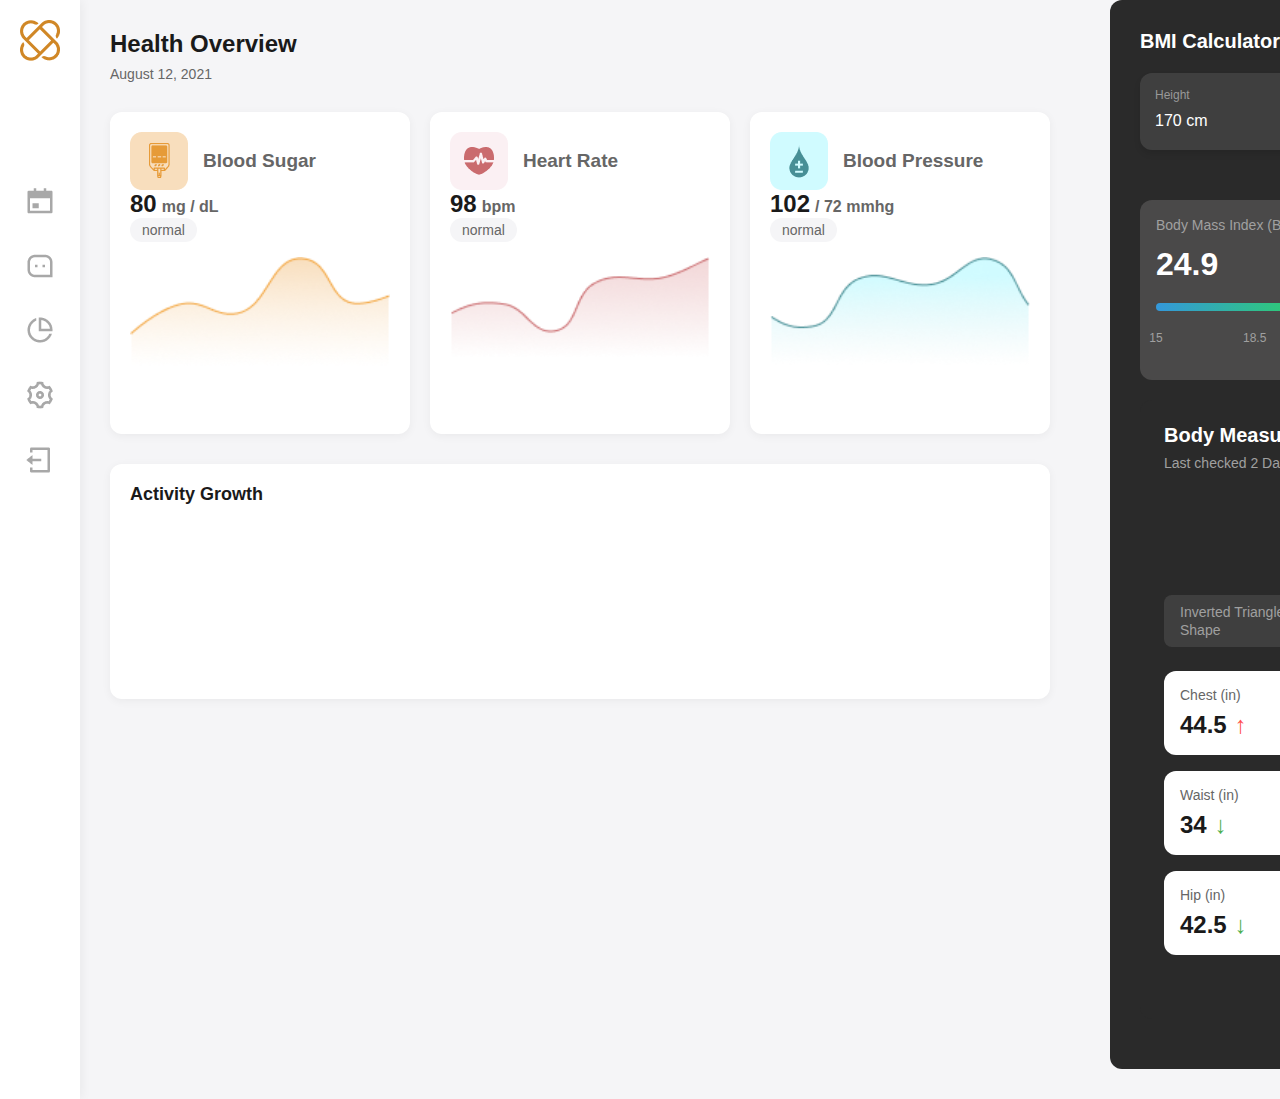
<file: pages/dashboard.html>
<!DOCTYPE html>
<html lang="en">
  <head>
    <meta charset="UTF-8" />
    <meta name="viewport" content="width=device-width, initial-scale=1.0" />
    <title>Health Overview</title>
    <link rel="stylesheet" href="../styles/styles.css" />
    <link rel="stylesheet" href="../styles/dashboardStyle.css" />
  </head>

  <body>
    <aside>
      <div>
        <div class="logo">
          <a href="#"><img src="../src/DashboardImages/Group.png" alt="" /></a>
        </div>
        <ul>
          <li>
            <a href="#"><img src="../src/DashboardImages/Frame (7).png" alt="" /></a>
          </li>
          <li>
            <a href="#"><img src="../src/DashboardImages/Frame (8).png" alt="" /></a>
          </li>
          <li>
            <a href="#"><img src="../src/DashboardImages/Frame (9).png" alt="" /></a>
          </li>
          <li>
            <a href="#"><img src="../src/DashboardImages/Frame (10).png" alt="" /></a>
          </li>
          <li>
            <a href="#"><img src="../src/DashboardImages/Frame (11).png" alt="" /></a>
          </li>
          <li>
            <a href="#"><img src="../src/DashboardImages/Frame (12).png" alt="" /></a>
          </li>
        </ul>
      </div>
    </aside>
    <main>
      <div class="main-inf">
        <h1>Health Overview</h1>
        <p>August 12, 2021</p>
      </div>
      <div class="cards">
        <div class="main-card">
          <div class="img">
            <img src="../src/DashboardImages/Group 31.png" alt="" />

            <h1>Blood Sugar</h1>
          </div>
          <h1><span>80</span>mg / dL</h1>
          <p>normal</p>
          <img src="../src/DashboardImages/Group 11 (2).png" alt="" />
        </div>
        <div class="main-card">
          <div class="img">
            <img src="../src/DashboardImages/Group 33.png" alt="" />

            <h1>Heart Rate</h1>
          </div>
          <h1><span>98</span>bpm</h1>
          <p>normal</p>
          <img src="../src/DashboardImages/Group 29.png" alt="" />
        </div>
        <div class="main-card">
          <div class="img">
            <img src="../src/DashboardImages/Group 35.png" alt="" />

            <h1>Blood Pressure</h1>
          </div>
          <h1><span>102</span>/ 72 mmhg</h1>
          <p>normal</p>
          <img src="../src/DashboardImages/Group 30.png" alt="" />
        </div>
      </div>
      <div class="chart-container">
        <h2>Activity Growth</h2>
        <canvas id="activityChart"></canvas>
      </div>
    </main>
    <footer>
      <h1>BMI Calculator</h1>
      <div class="container">
        <div class="input-group">
          <div class="input-field">
            <label for="height">Height</label>
            <input type="text" id="height" value="170 cm" />
          </div>
          <div class="input-field input-field-border">
            <label for="weight">Weight</label>
            <input type="text" id="weight" value="72 kg" />
          </div>
        </div>
      </div>
      <div class="bmi-container">
        <div class="bmi-header">
          <span class="bmi-title">Body Mass Index (BMI)</span>
        </div>

        <div class="bmi-content">
          <div class="bmi-value">24.9</div>
          <span class="bmi-status">You're Healthy</span>
        </div>

        <div class="bmi-scale">
          <div class="bmi-gradient"></div>
          <div class="bmi-marker" style="left: 35%"></div>
          <div class="bmi-labels">
            <span>15</span>
            <span>18.5</span>
            <span>25</span>
            <span>30</span>
            <span>40</span>
          </div>
        </div>
      </div>
      <div class="body-measurements">
        <div>
          <h2>Body Measurements</h2>
          <p class="last-checked">Last checked 2 Days Ago</p>
        </div>

        <div class="measurements-container">
          <div class="measurements-left">
            <div class="body-shape">
              <span>Inverted Triangle Body Shape</span>
            </div>

            <div class="measurement-cards">
              <div class="measurement-card">
                <label>Chest (in)</label>
                <div class="value">44.5 <span class="trend-up">↑</span></div>
              </div>

              <div class="measurement-card">
                <label>Waist (in)</label>
                <div class="value">34 <span class="trend-down">↓</span></div>
              </div>

              <div class="measurement-card">
                <label>Hip (in)</label>
                <div class="value">42.5 <span class="trend-down">↓</span></div>
              </div>
            </div>
          </div>

          <div class="measurements-right">
            <div class="body-figure">
              <!-- Body figure visualization -->
              <img
                src="../src/DashboardImages/Group 36.png"
                alt="Body measurements figure"
                class="figure-outline"
              />
              <div class="measurement-lines">
                <!-- Red measurement lines will be added via CSS -->
              </div>
            </div>
          </div>
        </div>
      </div>
    </footer>
  </body>
</html>
</file>
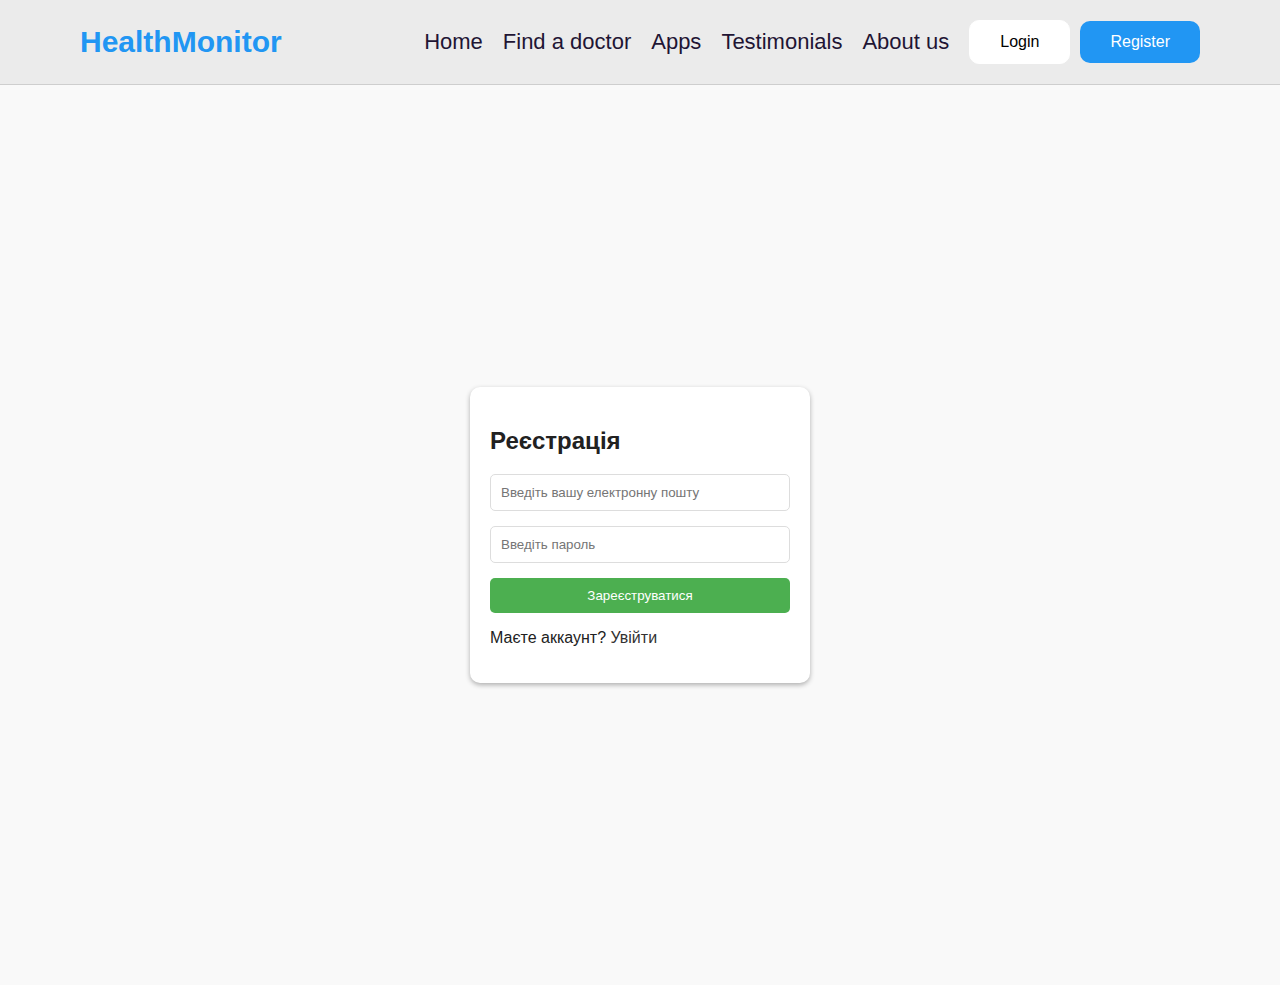
<file: pages/reg.html>
<!DOCTYPE html>
<html lang="uk">
  <head>
    <meta charset="UTF-8" />
    <meta name="viewport" content="width=device-width, initial-scale=1.0" />
    <title>Сторінка авторизації</title>
    <link rel="stylesheet" href="../styles/reg.css" />
  </head>
  <body>
    <header>
      <div class="navbar">
        <div>
          <a href="#" class="logo">HealthMonitor</a>
        </div>
        <div class="burger" onclick="toggleMenu()">
          &#9776;
          <!-- Символ бургер-меню -->
        </div>
        <ul id="nav-menu" class="nav-menu">
          <li><a href="#home">Home</a></li>
          <li><a href="#find-doctor">Find a doctor</a></li>
          <li><a href="#apps">Apps</a></li>
          <li><a href="#testimonials">Testimonials</a></li>
          <li><a href="#about-us">About us</a></li>
          <div class="btn_box">
            <a href="#" class="login-btn btn" id="loginBtn">Login</a>
            <a href="#" class="register-btn" id="registerBtn">Register</a>
          </div>
        </ul>
      </div>
    </header>
    <main>
      <div class="container">
        <div class="form-wrapper">
          <form id="registration-form">
            <h2>Реєстрація</h2>
            <input
              type="email"
              placeholder="Введіть вашу електронну пошту"
              required
            />
            <input type="password" placeholder="Введіть пароль" required />
            <button type="submit">Зареєструватися</button>
            <p>Маєте аккаунт? <a href="#" id="login-link">Увійти</a></p>
          </form>
          <form id="login-form" style="display: none">
            <h2>Логін</h2>
            <input
              type="email"
              placeholder="Введіть вашу електронну пошту"
              required
            />
            <input type="password" placeholder="Введіть пароль" required />
            <button type="submit">Увійти</button>
            <p>
              Немає аккаунту? <a href="#" id="register-link">Зареєструватися</a>
            </p>
          </form>
        </div>
      </div>
    </main>
  </body>
  <script>
    const registerForm = document.getElementById("registration-form");
    const loginForm = document.getElementById("login-form");
    const loginLink = document.getElementById("login-link");
    const registerLink = document.getElementById("register-link");


    });

    registerLink.addEventListener("click", () => {
      registerForm.style.display = "block";
      loginForm.style.display = "none";
    });
  </script>
</html>
</file>
<file: styles/styles.css>
/* Основні стилі сторінки */@font-face {
    font-family: FixelDisplayBold;
    src: url(/FixelDisplay/FixelDisplay-Bold.ttf);



}

@font-face {
    font-family: FixelDisplayLight;
    src: url(/FixelDisplay/FixelDisplay-Light.ttf);
}
body {
    margin: 0;
    padding: 0;
    font-family: "Roboto", sans-serif;
    background-color: #f9f9f9;
    color: #212121;
}

a {
    text-decoration: none;
}

.nav-menu{
    display: flex;
    justify-content: center;
    align-items: center;
}
/* Секція Navbar */
.navbar {
    display: flex;
    justify-content: space-between;
    align-items: center;
    padding: 20px 80px;
    background-color: #ebebeb;
    border-bottom: 1px solid rgb(206, 206, 206);
}
.btn_box{
    display: flex;
    align-items: center;
    gap: 10px;
}
.login-btn{
    border-radius: 10px;
    padding: 12px 30px 12px 30px;
    border: 1px solid #2196f3;
    color: #2196f3;
    transition: all;
    text-decoration: none;
    transition: border-color 0.3s;    
}
.login-btn:hover{
    color: #fff;
    background-color: #2196f3;
}
.register-btn{
    border-radius: 10px;
    padding: 12px 30px 12px 30px;
    background: #2196f3;
    border: none;
    color: white;
    text-decoration: none;
    transition: background-color 0.3s;
}
.register-btn:hover{
    background-color: #1f9affb6;
}
.logo{
    font-size: 30px;
}
.navbar .logo {
    font-family: "Raleway", sans-serif;
    font-weight: 700;
    color: #2196f3;
}

.navbar ul {
    display: flex;
    list-style: none;
    gap: 20px;
}

.navbar ul li {
    font-size: 22px;
    columns: #1F1534;
    font-weight: 100;
    font-family: "Mulish", sans-serif;
}

.navbar ul li a {
    text-decoration: none;
    color: #1F1534;
}
/* Стилі модального вікна */
.modal {
    display: none;
    position: fixed;
    top: 0;
    left: 0;
    width: 100%;
    height: 100vh;
    background-color: rgba(0, 0, 0, 0.8);
    justify-content: center;
    align-items: center;
    z-index: 10;
    color: white;
}

.modal-content {
    background-color: #fff;
    color: #333;
    padding: 20px;
    border-radius: 8px;
    width: 300px;
    text-align: center;
}

.modal .close {
    position: absolute;
    top: 30%;
    right: 20%;
    font-size: 34px;
    border: 2px solid rgba(0, 0, 0, 0.4);
    border-radius: 50%;
    cursor: pointer;
    color: #fff;
}

.input-login, .input-password{
    margin-bottom: 1rem;
    width: 45%;
    height: 2.5rem;
}

/* Секція Hero */
.hero-section {
    display: flex;
    justify-content: space-around;
    align-items: center;
    padding: 60px 80px;
}
.hero-h11{
    font-size: 50px;
    font-weight: 700;
    color: #212121;
    margin: 0;
    font-family: "Poppins", sans-serif;
    text-align: right;
}
.hero-p1{
    font-size: 20px;
    font-weight: 400;
    color: #757575;
    font-family: "Mulish", sans-serif;
    text-align: right;
}
.btn-primary4{
    background-color: #458FF6;
    color: #ffffff;
    border: none;
    padding: 15px 34px;
    font-size: 16px;
    font-weight: 700;
    border-radius: 30px;
    text-decoration: none;
    display: inline-block;
    text-align: right;
    font-family: "Poppins", sans-serif;
    transition: all 0.3s;
    max-width: 94px;
    position: relative;
    left: 344px;
}

.hero-text {
    max-width: 500px;
}

.hero-h1{
    font-size: 50px;
    font-weight: 700;
    color: #212121;
    margin: 0;
    font-family: "Poppins", sans-serif;
}

.hero-p {
    font-size: 20px;
    font-weight: 400;
    color: #757575;
    font-family: "Mulish", sans-serif;
}

.hero-img {
    max-width: 500px;
}

.hero-image img {
    width: 130%;
}

/* Основна кнопка */
.btn-primary {
    background-color: #458FF6;
    color: #ffffff;
    border: none;
    padding: 15px 34px;
    font-size: 16px;
    font-weight: 700;
    border-radius: 30px;
    text-decoration: none;
    display: inline-block;
    font-family: "Poppins", sans-serif;
    transition: all 0.3s;
}
.btn-primary1 {
    color: #458FF6;
    border: 1px solid #458FF6;
    padding: 15px 34px;
    font-size: 16px;
    font-weight: 700;
    border-radius: 30px;
    text-decoration: none;
    display: inline-block;
    font-family: "Poppins", sans-serif;
    transition: all 0.3s;
    margin-top: 100px;
}
.btn-primary1:hover {
    background-color: #1f9aff;
    color: white;
}
.btn-primary:hover{
    background-color: #1f9affb6;
}
/* Секція послуг */
.services-section {
    padding: 60px 80px;
    text-align: center;
    background-color: #f9f9f9;
    display: flex;
    justify-content: center;
    background: url(src/images/bg\ element.png)no-repeat;
}

.service-card img {
    width: 100%;
    height: 100%;
    object-fit: contain;
}
.service-img {
    width: 90px;
    height: 90px;
    display: flex;
    text-align: center;
}
.service-card h3{
    font-family: poppins;
    font-size: 24px;
    text-align: left;
    padding-top: 20px;
    margin-bottom: 0;
}
.service-card p{
    font-family: mulish;
    font-size: 16px;
    font-weight: 100;
    text-align: left;
    margin-top: 10px;
    line-height: 25px;
}
.service-card{
    display: flex;
    flex-direction: column;
    background: white;
    border-radius:25px;
    height: 264px;
    width: 280px;
    background-color: #ffffff;
    padding: 20px;
    box-shadow: 0px 4px 10px rgba(0, 0, 0, 0.1);
    transition: transform 0.3s;
}
.service-card:hover {
    transform: translateY(-10px);
}
.hr{
    width: 50px;
    height: 2px;
    background-color: black;
    border-radius: 70px;
    margin-bottom: 15px;
    
}
.services-h2 {
    font-size: 32px;
    font-weight: 700;
    color: #212121;
    font-family: poppins;
}

.services-intro {
    font-size: 16px;
    color: #757575;
    margin-bottom: 40px;
    max-width: 800px;
    margin-left: auto;
    margin-right: auto;
    font-family: mulish ;
}
.services-grid{
    display: grid;
    grid-template-columns: repeat(3,320px);
    gap: 30px;
    
}



.btn-primary3 {
    color: #458FF6;
    border: 1px solid #458FF6;
    padding: 15px 34px;
    font-size: 16px;
    font-weight: 700;
    border-radius: 30px;
    text-decoration: none;
    display: inline-block;
    font-family: "Poppins", sans-serif;
    transition: all 0.3s;
}


.articles{
    justify-content: center;
    
}
.articles-h1{
    font-family: "FixelDisplayBold";
    font-size: 36px;
}
.articles-card-text-p{
    font-size: 15px !important;
    font-family: "FixelDisplaylight";
}
.articles-cards{
    display: flex;
    justify-content: center;
    gap: 50px;
}

.articles-img img{
    min-width: 390px;
    display: flex;
    position: relative;
    bottom: 20px;
    align-items: flex-start;
}
.articles-heading{
    display: flex;
    justify-content: center;
}
.articles-img {
    display: flex;
    justify-content: center;
}
.articles-box{
    display: flex;
    flex-direction: column;
    align-items: center;
}
.articles-card-text-h1{
    font-family: poppins;
    font-size: 21px;
    margin-left: 15px;
    width: 274px;
}
.articles-card-text-p{
    font-size: 16px;
    font-weight: 100;
    width: 266px;
    margin-left: 15px;
    margin-top: 30px;
}
.articles-card-a{
    font-size: 17px;
    font-family: mulish;
    color: #1f9aff;
    display:flex;
    gap: 10px;
    text-decoration: none;
    margin-left: 15px;
    margin-top: 10px;
}
.articles-card-link svg{
    fill: #1f9aff;
    width: 20px;
    height: 20px;
}
.articles-card-link{
    display: flex;
    height: 20px;
    gap: 20px;
}
.articles-card{
    display: flex;
    flex-direction: column;
    background: white;
    border-radius: 25px;
    height: 470px;
    width: 350px;
    background-color: #ffffff;
    padding: 20px;
    box-shadow: 0px 4px 10px rgba(0, 0, 0, 0.1);
    transition: transform 0.3s;
    
}
.hr{
    margin-top: 20px;
}
.articles-h1{
    display: flex;
    flex-direction: column;
    align-items: center;
    
}


.articles-card:hover{
    transform: translateY(-10px);
}



.article-btn-box{
    display: flex;
    justify-content: center;
}
.article-btn{
    color: #458FF6;
    border: 1px solid #458FF6;
    padding: 15px 34px;
    font-size: 16px;
    font-weight: 700;
    border-radius: 30px;
    text-decoration: none;
    display: inline-block;
    font-family: "Poppins", sans-serif;
    transition: all 0.3s;
    margin-top: 60px;
    margin-bottom: 100px;
}
.article-btn:hover{
    background-color: #1f9aff;
    color: white;
}


.logo1{
    text-decoration: none;
    font-family: "Raleway", sans-serif;
    font-weight: 700;
    color: pink;
    font-size: 24px;

}

.footer{
    background: linear-gradient(211.68deg, rgb(103, 195, 243) 8.549%, rgb(90, 152, 242) 70.494%);
    padding: 1rem 0;
    width: 100%;
    display: flex;
    justify-content: center;
    align-items: center;
    
}
.footer-p1{
    width: 391px;
    color: #fff;
    font-size: 18px;
    font-weight: 100;
    line-height: 28px;
    letter-spacing: 0%;
    text-align: left;
}
.footer-p{
    color: #fff;
    font-size: 18px;
    font-weight: 100;
    line-height: 28px;
    letter-spacing: 0%;
    text-align: left;
      
    
}
.footer-p3{
    color: #fff;
    font-size: 18px;
    font-weight: 100;
    line-height: 28px;
    letter-spacing: 0%;
    text-align: left;
}
.about{
    font-family: "Raleway", sans-serif;
    font-weight: 700;
    color: pink;
    font-size: 24px;
}

.where{
    font-family: "Raleway", sans-serif;
    font-weight: 700;
    color: pink;
    font-size: 24px;
}

.contacts{
    font-family: "Raleway", sans-serif;
    font-weight: 700;
    color: pink;
    font-size: 24px;
}
.footer-box{
    display: flex;
    justify-content: center;
    gap: 100px;
}


.fa{
    font-size: 30px;
}
.fa:hover{
    color: orange;
}





/* Стилі для навігаційного меню */
.nav-menu li {
    position: relative;
    /* Позиціювання для псевдоелемента */
    font-size: 14px;
    font-weight: 500;
}

/* Стиль активного елемента (Home) */
.nav-menu li a.active {
    color: #2196f3;
    /* Чорний колір для активного елемента */
}

/* Анімація при наведенні на елементи меню */
.nav-menu li a {
    color: #2196f3;
    /* Початковий колір */
    transition: color 0.3s ease;
    /* Анімація зміни кольору */
}

/* Анімація опускання при наведенні */
.nav-menu li:hover a {
    color: #2196f3;
    /* Чорний колір при наведенні */
}

.nav-menu li::after {
    content: '';
    /* Псевдоелемент для анімації */
    position: absolute;
    /* Абсолютне позиціонування */
    bottom: 0;
    /* Вирівнювання знизу */
    left: 0;
    /* Вирівнювання зліва */
    right: 0;
    /* Вирівнювання справа */
    top: 25px;
    height: 3px;
    /* Висота лінії */
    background-color: #2196f3;
    /* Колір лінії */
    transform: scaleX(0);
    /* Початковий стан (не видимий) */
    transition: transform 0.3s ease;
    /* Анімація появи */
}

/* Анімація лінії при наведенні */
.nav-menu li:hover::after {
    transform: scaleX(1);
    /* Лінія з'являється при наведенні */
}





/* Бургер-меню */
.burger {
    display: none;
    /* Сховати бургер-меню за замовчуванням */
    cursor: pointer;
    font-size: 24px;
}

/* Сховати навігаційне меню за замовчуванням на малих екранах */
.nav-menu {
    display: flex;
    /* Показати меню на великих екранах */
    list-style: none;
    padding: 0;
    /* Прибрати відступи */
    margin: 0;
    /* Прибрати маргін */
}

/* Показати навігаційне меню при відкритті */
.nav-menu.active {
    display: flex;
}
@media(max-width:1500px){
    .hero-img{
        max-width: 400px;
    }
}
@media (max-width: 1400px) {
    .articles-cards{
        flex-direction: column;
    }
    .footer-box{
        display: grid;
        grid-template-columns: repeat(2, 300px);
    }
    .footer{
        height: 600px;
    }
    .footer-p{
        width: 200px;
    }
    .contact{
        width: 200px;
    }
    .about-us{
        width: 150px;
    }
}
@media (max-width: 1200px) {
    .navbar ul li a {
        font-size: 15px;
    }

    .logo {
        font-size: 25px;
    }

    .hero-img {
        max-width: 300px;
    }

    .hero-h1 {
        font-size: 30px;
    }

    .hero-p {
        font-size: 18px;
        width: 400px;
    }
    .services-grid{
        grid-template-columns: repeat(2, 320px);
    }
    .services-intro{
        width: 600px;
    }
    .container{
        display: flex;
        flex-direction: column;
        align-items: center;
    }
    iframe {
        height: 40%;
    }
}


@media(max-width: 1000px) {
    .navbar ul li a {
        font-size: 15px;
    }

    .logo {
        font-size: 20px;
    }

    .login-btn {
        padding: 8px 25px 8px 25px;
    }

    .register-btn {
        padding: 8px 20px 8px 20px;
    }
}

/* Відображення бургер-меню на малих пристроях */
@media (max-width: 768px) {
    .navbar ul {
        display: none;
        /* Сховати основне меню */
    }
    .footer-box {
        display: grid;
        grid-template-columns: repeat(1, 300px);
    }
    .articles-card{
        width: 300px;
    }
    .articles-img {
        display: block;
        max-width: 100px;

    }
    .footer{
        height: 1100px;
    }
    .burger {
        display: block;
        /* Показати бургер-меню */
    }

    /* Показати навігаційне меню в бургер-меню */
    .nav-menu {
        flex-direction: column;
        /* Вертикальне розташування */
        position: absolute;
        /* Абсолютне позиціонування */
        background-color: white;
        /* Фон меню */
        top: 70px;
        /* Відступ, щоб меню не перекривало navbar */
        left: 0;
        /* Вирівняти ліворуч */
        right: 0;
        /* Вирівняти праворуч */
        z-index: 10;
    }

    /* Сховати зображення на малих пристроях */
    .hero-image img,
    .info-image img {
        display: none;
        /* Сховати зображення */
    }

    iframe {
        display: none;
    }
}

/* Для відображення меню на малих пристроях, коли воно активне */
@media (max-width: 768px) {
    .nav-menu.active {
        display: flex;
        /* Показати меню */
    }
}


/* Адаптивні стилі для мобільних пристроїв */

/* Hero Section - адаптивність */
@media (max-width: 768px) {
    
    .hero-h1{
        font-size: 20px;
        text-align: left;
        width: 340px;
        color: #212121;
        font-family: "Poppins", sans-serif;
    }
    
    .hero-p {
        font-size: 15px;
        font-weight: 400;
        text-align: left;
        color: #757575;
        font-family: "Mulish", sans-serif;
        width: 300px;
    }
    .btn-primary{
        padding: 10px 22px 10px 22px;
        font-size: 14px;
    }
    .hero-section {
        flex-direction: column;
    }

    .hero-image {
        margin-top: 30px;
    }

    .navbar {
        padding: 20px;
    }


    .services-h2{
        font-size: 22px;
    }
    .hr{
        width: 40px;
    }
    .services-grid {
        grid-template-columns: repeat(1, 320px);
        width: 240px;;
        
    }

    .services-intro {
        width: 300px;
        font-size: 13px;
    }
    .service-card{
        width: 200px;
        height: 200px;
    }
    .service-card h3{
        font-size: 18px;
    }
    .service-card p{
        font-size: 13px;
    }
    .service-card img{
        width: 50px;
        height: 50px;
    }
   

    .container {
        display: flex;
        flex-direction: column;
        align-items: center;

    }
   
}
.logo{
    text-decoration: none;
}


/* Info Section - адаптивність */
@media (max-width: 600px) {
    .info-block {
        margin-bottom: 30px;
    }
}


/* Стили для модального вікна */
.modal {
    display: none;
    /* Спочатку сховане */
    position: fixed;
    z-index: 1;
    left: 0;
    top: 0;
    width: 100%;
    height: 100%;
    overflow: auto;
    background-color: rgba(0, 0, 0, 0.4);
}

.modal-content {
    background-color: #fff;
    margin: 15% auto;
    padding: 20px;
    border: 1px solid #888;
    width: 80%;
    max-width: 400px;
    border-radius: 10px;
}

.close {
    margin: 0;
    padding: 0 .6rem;
    color: #aaa;
    float: right;
    font-size: 28px;
    font-weight: bold;
}

.close:hover,
.close:focus {
    border-color: #000;
    color: #000;
    text-decoration: none;
    cursor: pointer;
}
@media (max-width: 768px) {
    .articles-cards {
        flex-direction: column;
        /* Змінюємо вирівнювання карток на вертикальне */
        align-items: center;
        /* Центруємо картки */
        gap: 30px;
        /* Відстань між картками */
    }

    .articles-card {
        width: 290px;
        /* Ширина картки займатиме 100% */
        max-width: 300px;
        /* Максимальна ширина для карток на мобільних */
    }

    .articles-img img {
        width: 100%;
        /* Ширина зображень під мобільні екрани */
        height: auto;
        /* Зберігаємо пропорції зображення */
    }

    .articles-card-text-h1 {
        font-size: 18px;
        /* Менший розмір заголовку для мобільних */
    }

    .articles-card-text-p {
        font-size: 14px;
        /* Зменшений розмір тексту опису */
    }

    .article-btn {
        margin-top: 40px;
        /* Зменшити відстань до кнопки */
    }
        .articles-img img {
            width: 100%;
            /* Зображення займає всю ширину контейнера */
            height: 200px;
            /* Зберігаємо пропорції зображення */
            object-fit: cover;
            /* Забезпечує гарне обрізання зображення без викривлень */
            border-radius: 10px 10px 0 0;
            /* Заокруглюємо верхні кути */
            position: relative;
            right: 40px;
        }
    
        .articles-card {
            max-width: 300px;
            /* Встановлюємо максимальну ширину картки */
            margin: 0 auto;
            height: 400px;
            /* Центруємо картку на сторінці */
            border-radius: 10px;
            /* Заокруглюємо кути картки */
            overflow: hidden;
            /* Обрізаємо вміст за межами картки */
        }
    
        .articles-card-text-h1 {
            font-size: 20px;
            /* Оптимальний розмір заголовка */
        }
    
        .articles-card-text-p {
            font-size: 16px;
            /* Оптимальний розмір тексту опису */
        }
                
        
        .footer-p1{
            width: 310px;
        }
        .articles-h1{
            font-size: 25px;
        }
}
</file>
<file: styles/dashboardStyle.css>
body{
    max-width: 1700px;
    margin: auto;
}
.chart-container {
    width: 940px;
    padding: 20px;
    background-color: #ffffff;
    border-radius: 12px;
    box-shadow: 0px 4px 12px rgba(0, 0, 0, 0.1);
    text-align: center;
}
.container {
    display: flex;
    align-items: center;
    justify-content: space-between;
    gap: 20px;
}

.input-group {
    display: flex;
    align-items: center;
    background-color: white;
    border-radius: 12px;
    padding: 16px;
    box-shadow: 0 4px 6px rgba(0, 0, 0, 0.1);
}

.input-field {
    margin-right: 16px;
}

.input-field-border {
    border-left: 1px solid #e5e7eb;
    padding-left: 16px;
    margin-right: 0;
}

.input-field label {
    display: block;
    font-size: 14px;
    color: #6b7280;
    margin-bottom: 4px;
}

.input-field input {
    border: none;
    font-size: 18px;
    font-weight: 500;
    color: #111827;
    width: 100%;
}

.input-field input:focus {
    outline: none;
}

.bmi-card {
    background-color: white;
    border-radius: 12px;
    padding: 16px;
    box-shadow: 0 4px 6px rgba(0, 0, 0, 0.1);

}

.bmi-card label {
    display: block;
    font-size: 14px;
    color: #6b7280;
    margin-bottom: 4px;
}

.bmi-result {
    display: flex;
    align-items: center;
    gap: 8px;
}

.bmi-value {
    font-size: 24px;
    font-weight: 500;
    color: #111827;
}

.bmi-status {
    font-size: 14px;
    font-weight: 500;
    color: #22c55e;
}
.bmi-container {
    background-color: #4A4949;
    border-radius: 12px;
    padding: 16px;
    width: 450px;
    height: 180px;
    color: white;
}

.bmi-header {
    margin-bottom: 12px;
}

.bmi-title {
    color: #a0a0a0;
    font-size: 14px;
}

.bmi-content {
    display: flex;
    align-items: center;
    gap: 222px;
    margin-bottom: 16px;
}

.bmi-value {
    font-size: 32px;
    font-weight: 100;
    color: white;

}

.bmi-status {
    background-color: #4caf50;
    color: white;
    border-radius: 12px;
    display: flex;
    justify-content: center;
    align-items: center;
    font-size: 12px;
}

.bmi-scale {
    position: relative;
    height: 24px;
}

.bmi-gradient {
    height: 4px;
    border-radius: 2px;
    background: linear-gradient(to right,
            #3498db,
            /* Light blue for underweight */
            #2ecc71,
            /* Green for normal */
            #f1c40f,
            /* Yellow for overweight */
            #e74c3c
            /* Red for obese */
        );
    margin-bottom: 8px;
}

.bmi-marker {
    position: absolute;
    top: 0;
    width: 8px;
    height: 8px;
    background-color: white;
    border-radius: 50%;
    transform: translateX(-50%);
    margin-top: -2px;
}

.bmi-labels {
    display: flex;
    justify-content: space-between;
    color: #a0a0a0;
    font-size: 12px;
    margin-top: 4px;
}

.bmi-labels span {
    transform: translateX(-50%);
}




* {
    margin: 0;
    padding: 0;
    box-sizing: border-box;
    font-family: -apple-system, BlinkMacSystemFont, 'Segoe UI', Roboto, sans-serif;
}

body {
    display: flex;
    background-color: #f5f5f7;
    min-height: 100vh;
}

aside {
    width: 80px;
    background-color: #ffffff;
    padding: 20px 0;
    box-shadow: 2px 0 10px rgba(0, 0, 0, 0.05);
}

.logo {
    padding: 0 20px;
    margin-bottom: 40px;
}

aside ul {
    list-style: none;
}

aside ul li {
    padding: 15px 0;
    display: flex;
    justify-content: center;
}

aside ul li a {
    opacity: 0.6;
    transition: opacity 0.3s;
}

aside ul li a:hover {
    opacity: 1;
}

/* Main content area */
main {
    flex: 1;
    padding: 30px;
    max-width: calc(100% - 80px);
}

.main-inf {
    margin-bottom: 30px;
}

.main-inf h1 {
    font-size: 24px;
    color: #1a1a1a;
    margin-bottom: 8px;
}

.main-inf p {
    color: #666;
    font-size: 14px;
}

/* Cards grid */
.cards {
    display: grid;
    grid-template-columns: repeat(3, 300px);
    gap: 20px;
    margin-bottom: 30px;
}

.main-card {
    background: #ffffff;
    padding: 20px;
    border-radius: 12px;
    box-shadow: 0 2px 10px rgba(0, 0, 0, 0.05);
    width: 300px;
    height:322px;
}

.img{
    display: flex;
    gap: 15px;
}
.img h1{
    display: flex;
    justify-content: center;
    align-items: center;
    font-size: 19px !important;
}
.main-card h1 {
    font-size: 16px;
    color: #666;
}

.main-card h1 span {
    font-size: 24px;
    color: #1a1a1a;
    margin-right: 5px;
}

.main-card p {
    color: #666;
    font-size: 14px;
    background: #f5f5f7;
    display: inline-block;
    padding: 4px 12px;
    border-radius: 20px;
    margin-bottom: 15px;
}

.main-card img {
    width: 100%;
    height: auto;
}

/* Activity chart section */
.chart-container {
    background: #ffffff;
    border-radius: 12px;
    padding: 20px;
    margin-bottom: 30px;
    box-shadow: 0 2px 10px rgba(0, 0, 0, 0.05);
}

.chart-container h2 {
    font-size: 18px;
    color: #1a1a1a;
    margin-bottom: 20px;
    text-align: left;
}

/* Footer/BMI section */
footer {
    padding: 30px;
    background: #2a2a2a;
    border-radius: 12px;
    margin: 0 30px 30px;
}

footer h1 {
    color: #ffffff;
    font-size: 20px;
    margin-bottom: 20px;
}

/* Input group styles */
.input-group {
    background: rgba(255, 255, 255, 0.1);
    border-radius: 12px;
    padding: 15px;
    margin-bottom: 20px;
}

.input-field {
    position: relative;
}

.input-field label {
    color: #999;
    font-size: 12px;
    margin-bottom: 5px;
    display: block;
}

.input-field input {
    background: transparent;
    border: none;
    color: #ffffff;
    font-size: 16px;
    padding: 5px 0;
    width: 100%;
}

.input-field input:focus {
    outline: none;
}

/* BMI specific styles */
.bmi-container {
    color: #ffffff;
    margin-top: 30px;
}

.bmi-gradient {
    height: 8px;
    border-radius: 4px;
    margin: 20px 0;
}

.bmi-marker {
    width: 12px;
    height: 12px;
    background: #ffffff;
    border: 2px solid #4caf50;
    border-radius: 50%;
}

.bmi-value {
    font-size: 32px;
    font-weight: bold;
    margin-right: 10px;
}

.bmi-status {
    background: #4caf50;
    padding: 4px 12px;
    border-radius: 20px;
    font-size: 12px;
    display: flex;
    align-items: center;
}
/* Body Measurements Section */
.body-measurements {
    background: #2a2a2a;
    border-radius: 12px;
    padding: 24px;
    margin: 20px 0;
    color: white;
    display: flex;
    flex-direction: column;
    gap: 100px;
}

.body-measurements h2 {
    font-size: 20px;
    margin-bottom: 8px;
}

.last-checked {
    color: #a0a0a0;
    font-size: 14px;
    margin-bottom: 24px;
}

.measurements-container {
    display: flex;
    justify-content: space-between;
    gap: 40px;
}

.measurements-left {
    flex: 1;
}

.body-shape {
    background: rgba(255, 255, 255, 0.1);
    padding: 8px 16px;
    border-radius: 8px;
    display: inline-block;
    margin-bottom: 24px;
}

.body-shape span {
    color: #a0a0a0;
    font-size: 14px;
}

.measurement-cards {
    display: flex;
    flex-direction: column;
    gap: 16px;
}

.measurement-card {
    background: white;
    padding: 16px;
    border-radius: 12px;
    width: 200px;
}

.measurement-card label {
    color: #666;
    font-size: 14px;
    display: block;
    margin-bottom: 8px;
}

.measurement-card .value {
    color: #1a1a1a;
    font-size: 24px;
    font-weight: bold;
    display: flex;
    align-items: center;
    gap: 8px;
}

.trend-up {
    color: #ff4d4d;
}

.trend-down {
    color: #4caf50;
}

.measurements-right {
    flex: 1;
    display: flex;
    justify-content: center;
    align-items: center;
}

.body-figure {
    position: relative;
    width: 200px;
    height: 400px;
}

.figure-outline {
    width: 100%;
    height: 100%;
    object-fit: contain;
}

/* Measurement lines */
.measurement-lines::before,
.measurement-lines::after {
    content: '';
    position: absolute;
    background: #ff4d4d;
    height: 2px;
}

/* Responsive adjustments */
@media (max-width: 768px) {
    .measurements-container {
        flex-direction: column;
    }

    .measurement-cards {
        margin-bottom: 24px;
    }
}

/* Responsive adjustments */
@media (max-width: 1024px) {
    .cards {
        grid-template-columns: repeat(2, 1fr);
    }
}

@media (max-width: 768px) {
    .cards {
        grid-template-columns: 1fr;
    }

    main {
        padding: 20px;
    }

    footer {
        margin: 0 20px 20px;
    }
}


.img img {
    width: 58px;
    height: 58px;
}
</file>
<file: styles/reg.css>
/* Основні стилі сторінки */
body {
    margin: 0;
    font-family: "Roboto", sans-serif;
    background-color: #f9f9f9;
    color: #212121;
}

.nav-menu {
    display: flex;
    justify-content: center;
    align-items: center;
}

/* Секція Navbar */
.navbar {
    display: flex;
    justify-content: space-between;
    align-items: center;
    padding: 20px 80px;
    background-color: #ebebeb;
    border-bottom: 1px solid rgb(206, 206, 206);
}

.btn_box {
    display: flex;
    align-items: center;
    gap: 10px;
}

.login-btn {
    border-radius: 10px;
    padding: 12px 30px 12px 30px;
    background: #ffffff;
    border: 1px white solid;
    color: black;
    transition: all;
    text-decoration: none;
    transition: border-color 0.3s;
}

.login-btn:hover {
    border-color: #2196f3;
}

.register-btn {
    border-radius: 10px;
    padding: 12px 30px 12px 30px;
    background: #2196f3;
    border: none;
    color: white;
    text-decoration: none;
    transition: background-color 0.3s;
}

.register-btn:hover {
    background-color: #1f9affb6;
}

.logo {
    font-size: 30px;
}

.navbar .logo {
    font-family: "Raleway", sans-serif;
    font-weight: 700;
    color: #2196f3;
}

.navbar ul {
    display: flex;
    list-style: none;
    gap: 20px;
}

.navbar ul li {
    font-size: 22px;
    columns: #1F1534;
    font-weight: 100;
    font-family: "Mulish", sans-serif;
}

.navbar ul li a {
    text-decoration: none;
    color: #1F1534;
}

/* Секція Hero */
.hero-section {
    display: flex;
    justify-content: space-around;
    align-items: center;
    padding: 60px 80px;
}

.hero-h11 {
    font-size: 50px;
    font-weight: 700;
    color: #212121;
    margin: 0;
    font-family: "Poppins", sans-serif;
    text-align: right;
}

.hero-p1 {
    font-size: 20px;
    font-weight: 400;
    color: #757575;
    font-family: "Mulish", sans-serif;
    text-align: right;
}

.btn-primary4 {
    background-color: #458FF6;
    color: #ffffff;
    border: none;
    padding: 15px 34px;
    font-size: 16px;
    font-weight: 700;
    border-radius: 30px;
    text-decoration: none;
    display: inline-block;
    text-align: right;
    font-family: "Poppins", sans-serif;
    transition: all 0.3s;
    max-width: 94px;
    position: relative;
    left: 344px;
}

.hero-text1 {}

.hero-text {
    max-width: 500px;
}

.hero-h1 {
    font-size: 50px;
    font-weight: 700;
    color: #212121;
    margin: 0;
    font-family: "Poppins", sans-serif;
}

.hero-p {
    font-size: 20px;
    font-weight: 400;
    color: #757575;
    font-family: "Mulish", sans-serif;
}

.hero-img {
    max-width: 500px;
}

.hero-image img {
    width: 130%;
}

/* Основна кнопка */
.btn-primary {
    background-color: #458FF6;
    color: #ffffff;
    border: none;
    padding: 15px 34px;
    font-size: 16px;
    font-weight: 700;
    border-radius: 30px;
    text-decoration: none;
    display: inline-block;
    font-family: "Poppins", sans-serif;
    transition: all 0.3s;
}

.btn-primary1 {
    color: #458FF6;
    border: 1px solid #458FF6;
    padding: 15px 34px;
    font-size: 16px;
    font-weight: 700;
    border-radius: 30px;
    text-decoration: none;
    display: inline-block;
    font-family: "Poppins", sans-serif;
    transition: all 0.3s;
    margin-top: 100px;
}

.btn-primary1:hover {
    background-color: #1f9aff;
    color: white;
}

.btn-primary:hover {
    background-color: #1f9affb6;
}

/* Секція послуг */
.services-section {
    padding: 60px 80px;
    text-align: center;
    background-color: #f9f9f9;
    display: flex;
    justify-content: center;
    background: url(src/images/bg\ element.png)no-repeat;
}

.service-card img {
    width: 100%;
    height: 100%;
    object-fit: contain;
}

.service-img {
    width: 90px;
    height: 90px;
    display: flex;
    text-align: center;
}

.service-card h3 {
    font-family: poppins;
    font-size: 24px;
    text-align: left;
    padding-top: 20px;
    margin-bottom: 0;
}

.service-card p {
    font-family: mulish;
    font-size: 16px;
    font-weight: 100;
    text-align: left;
    margin-top: 10px;
    line-height: 25px;
}

.service-card {
    display: flex;
    flex-direction: column;
    background: white;
    border-radius: 25px;
    height: 264px;
    width: 280px;
    background-color: #ffffff;
    padding: 20px;
    box-shadow: 0px 4px 10px rgba(0, 0, 0, 0.1);
    transition: transform 0.3s;
}

.service-card:hover {
    transform: translateY(-10px);
}

.hr {
    width: 50px;
    height: 2px;
    background-color: black;
    border-radius: 70px;
    margin-bottom: 15px;

}

.services-h2 {
    font-size: 32px;
    font-weight: 700;
    color: #212121;
    font-family: poppins;
}

.services-intro {
    font-size: 16px;
    color: #757575;
    margin-bottom: 40px;
    max-width: 800px;
    margin-left: auto;
    margin-right: auto;
    font-family: mulish;
}

.services-grid {
    display: grid;
    grid-template-columns: repeat(3, 320px);
    gap: 30px;

}



.btn-primary3 {
    color: #458FF6;
    border: 1px solid #458FF6;
    padding: 15px 34px;
    font-size: 16px;
    font-weight: 700;
    border-radius: 30px;
    text-decoration: none;
    display: inline-block;
    font-family: "Poppins", sans-serif;
    transition: all 0.3s;
}



/* Сховати зображення на малих пристроях */
@media (max-width: 768px) {}














/* Стилі для навігаційного меню */
.nav-menu li {
    position: relative;
    /* Позиціювання для псевдоелемента */
    font-size: 14px;
    font-weight: 500;
}

/* Стиль активного елемента (Home) */
.nav-menu li a.active {
    color: #2196f3;
    /* Чорний колір для активного елемента */
}

/* Анімація при наведенні на елементи меню */
.nav-menu li a {
    color: #2196f3;
    /* Початковий колір */
    transition: color 0.3s ease;
    /* Анімація зміни кольору */
}

/* Анімація опускання при наведенні */
.nav-menu li:hover a {
    color: #2196f3;
    /* Чорний колір при наведенні */
}

.nav-menu li::after {
    content: '';
    /* Псевдоелемент для анімації */
    position: absolute;
    /* Абсолютне позиціонування */
    bottom: 0;
    /* Вирівнювання знизу */
    left: 0;
    /* Вирівнювання зліва */
    right: 0;
    /* Вирівнювання справа */
    top: 25px;
    height: 3px;
    /* Висота лінії */
    background-color: #2196f3;
    /* Колір лінії */
    transform: scaleX(0);
    /* Початковий стан (не видимий) */
    transition: transform 0.3s ease;
    /* Анімація появи */
}

/* Анімація лінії при наведенні */
.nav-menu li:hover::after {
    transform: scaleX(1);
    /* Лінія з'являється при наведенні */
}

























/* Бургер-меню */
.burger {
    display: none;
    /* Сховати бургер-меню за замовчуванням */
    cursor: pointer;
    font-size: 24px;
}

/* Сховати навігаційне меню за замовчуванням на малих екранах */
.nav-menu {
    display: flex;
    /* Показати меню на великих екранах */
    list-style: none;
    padding: 0;
    /* Прибрати відступи */
    margin: 0;
    /* Прибрати маргін */
}

/* Показати навігаційне меню при відкритті */
.nav-menu.active {
    display: flex;
}

@media(max-width:1500px) {
    .hero-img {
        max-width: 400px;
    }
}

@media (max-width: 1200px) {
    .navbar ul li a {
        font-size: 15px;
    }

    .logo {
        font-size: 25px;
    }

    .hero-img {
        max-width: 300px;
    }

    .hero-h1 {
        font-size: 30px;
    }

    .hero-p {
        font-size: 18px;
        width: 400px;
    }

    .services-grid {
        grid-template-columns: repeat(2, 320px);
    }

    .services-intro {
        width: 600px;
    }

    .container {
        display: flex;
        flex-direction: column;
        align-items: center;
    }
}


@media(max-width: 1000px) {
    .navbar ul li a {
        font-size: 15px;
    }

    .logo {
        font-size: 20px;
    }

    .login-btn {
        padding: 8px 25px 8px 25px;
    }

    .register-btn {
        padding: 8px 20px 8px 20px;
    }
}

/* Відображення бургер-меню на малих пристроях */
@media (max-width: 768px) {
    .navbar ul {
        display: none;
        /* Сховати основне меню */
    }

    .burger {
        display: block;
        /* Показати бургер-меню */
    }

    /* Показати навігаційне меню в бургер-меню */
    .nav-menu {
        flex-direction: column;
        /* Вертикальне розташування */
        position: absolute;
        /* Абсолютне позиціонування */
        background-color: white;
        /* Фон меню */
        top: 70px;
        /* Відступ, щоб меню не перекривало navbar */
        left: 0;
        /* Вирівняти ліворуч */
        right: 0;
        /* Вирівняти праворуч */
        z-index: 10;
    }

    /* Сховати зображення на малих пристроях */
    .hero-image img,
    .info-image img {
        display: none;
        /* Сховати зображення */
    }
}

/* Для відображення меню на малих пристроях, коли воно активне */
@media (max-width: 768px) {
    .nav-menu.active {
        display: flex;
        /* Показати меню */
    }
}
















































































.container {
    display: flex;
    justify-content: center;
    align-items: center;
    min-height: 100vh;
}

.form-wrapper {
    background-color: #fff;
    padding: 20px;
    border-radius: 10px;
    box-shadow: 0 2px 5px rgba(0, 0, 0, 0.3);
    width: 300px;
}

form {
    display: flex;
    flex-direction: column;
}

input {
    padding: 10px;
    margin-bottom: 15px;
    border: 1px solid #ddd;
    border-radius: 5px;
}

button {
    background-color: #4CAF50;
    color: white;
    padding: 10px 20px;
    border: none;
    cursor: pointer;
    border-radius: 5px;
}

a {
    text-decoration: none;
    color: #333;
}
</file>
